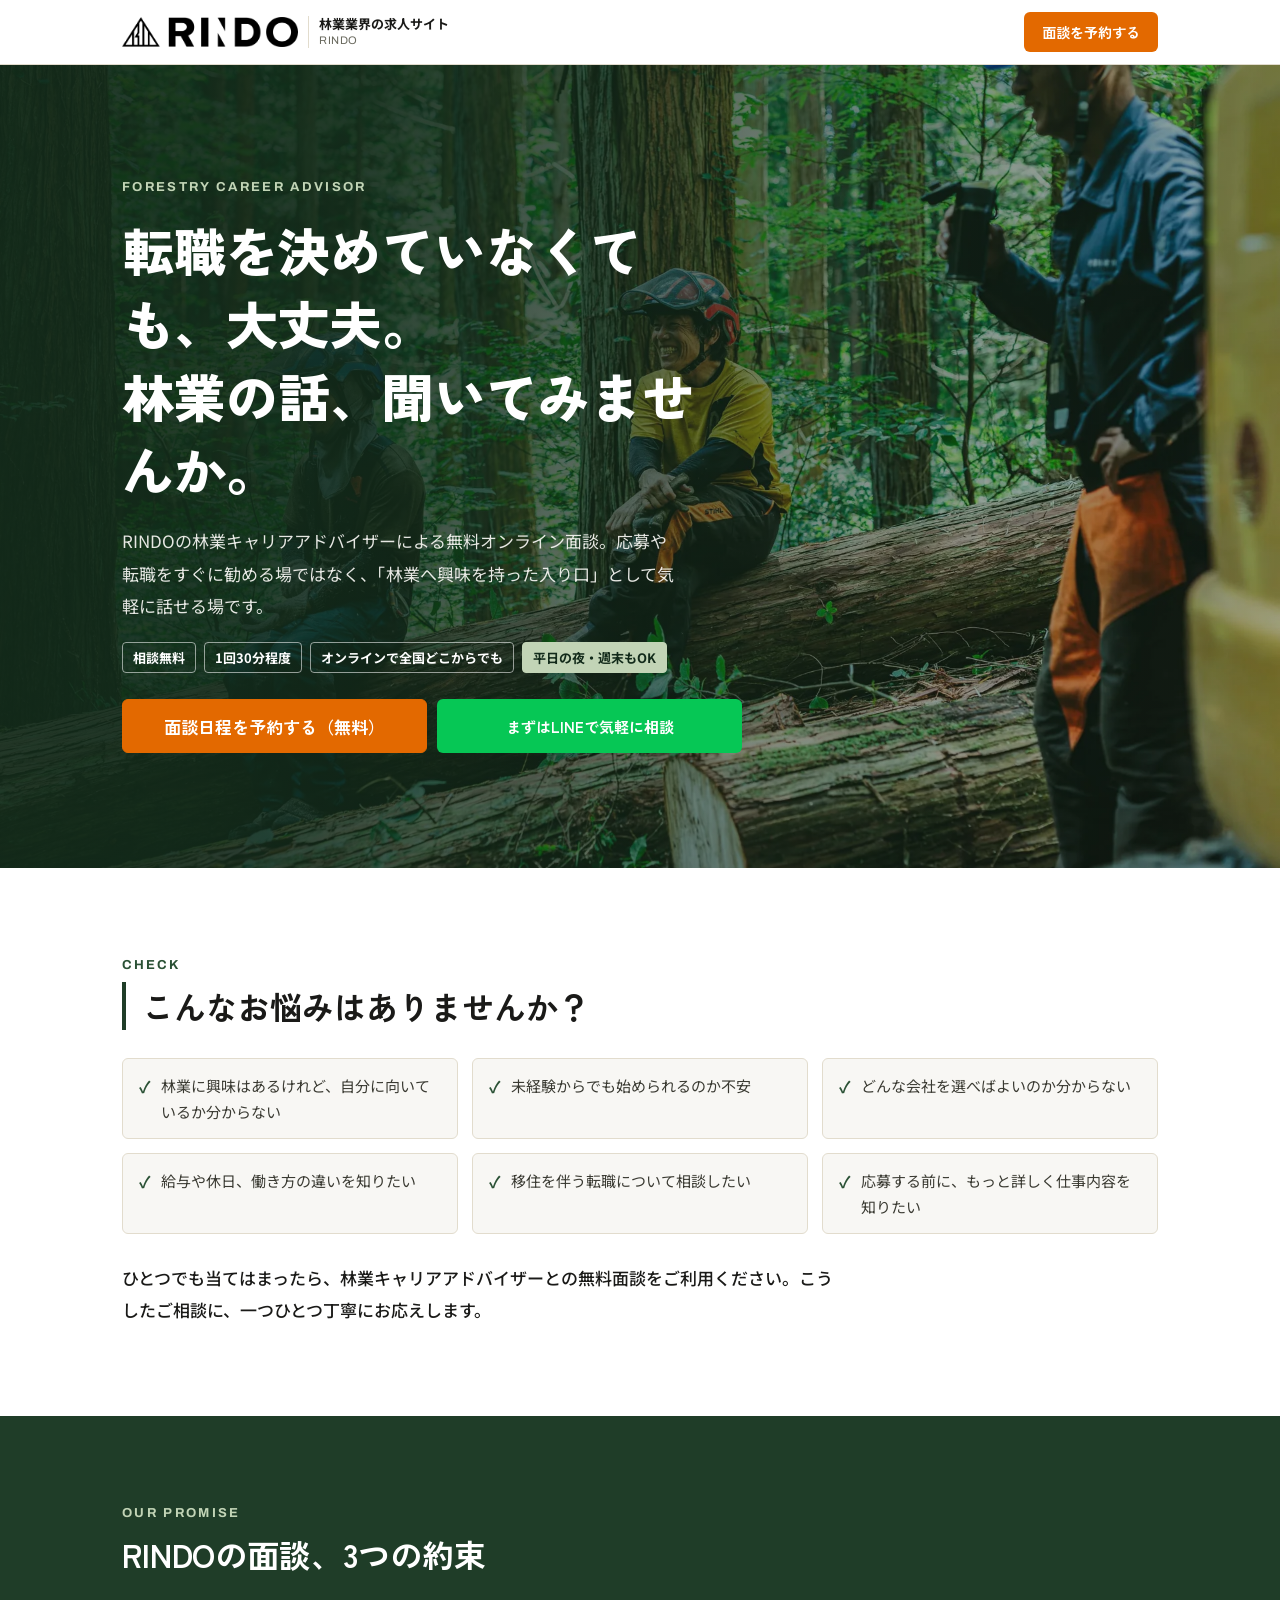
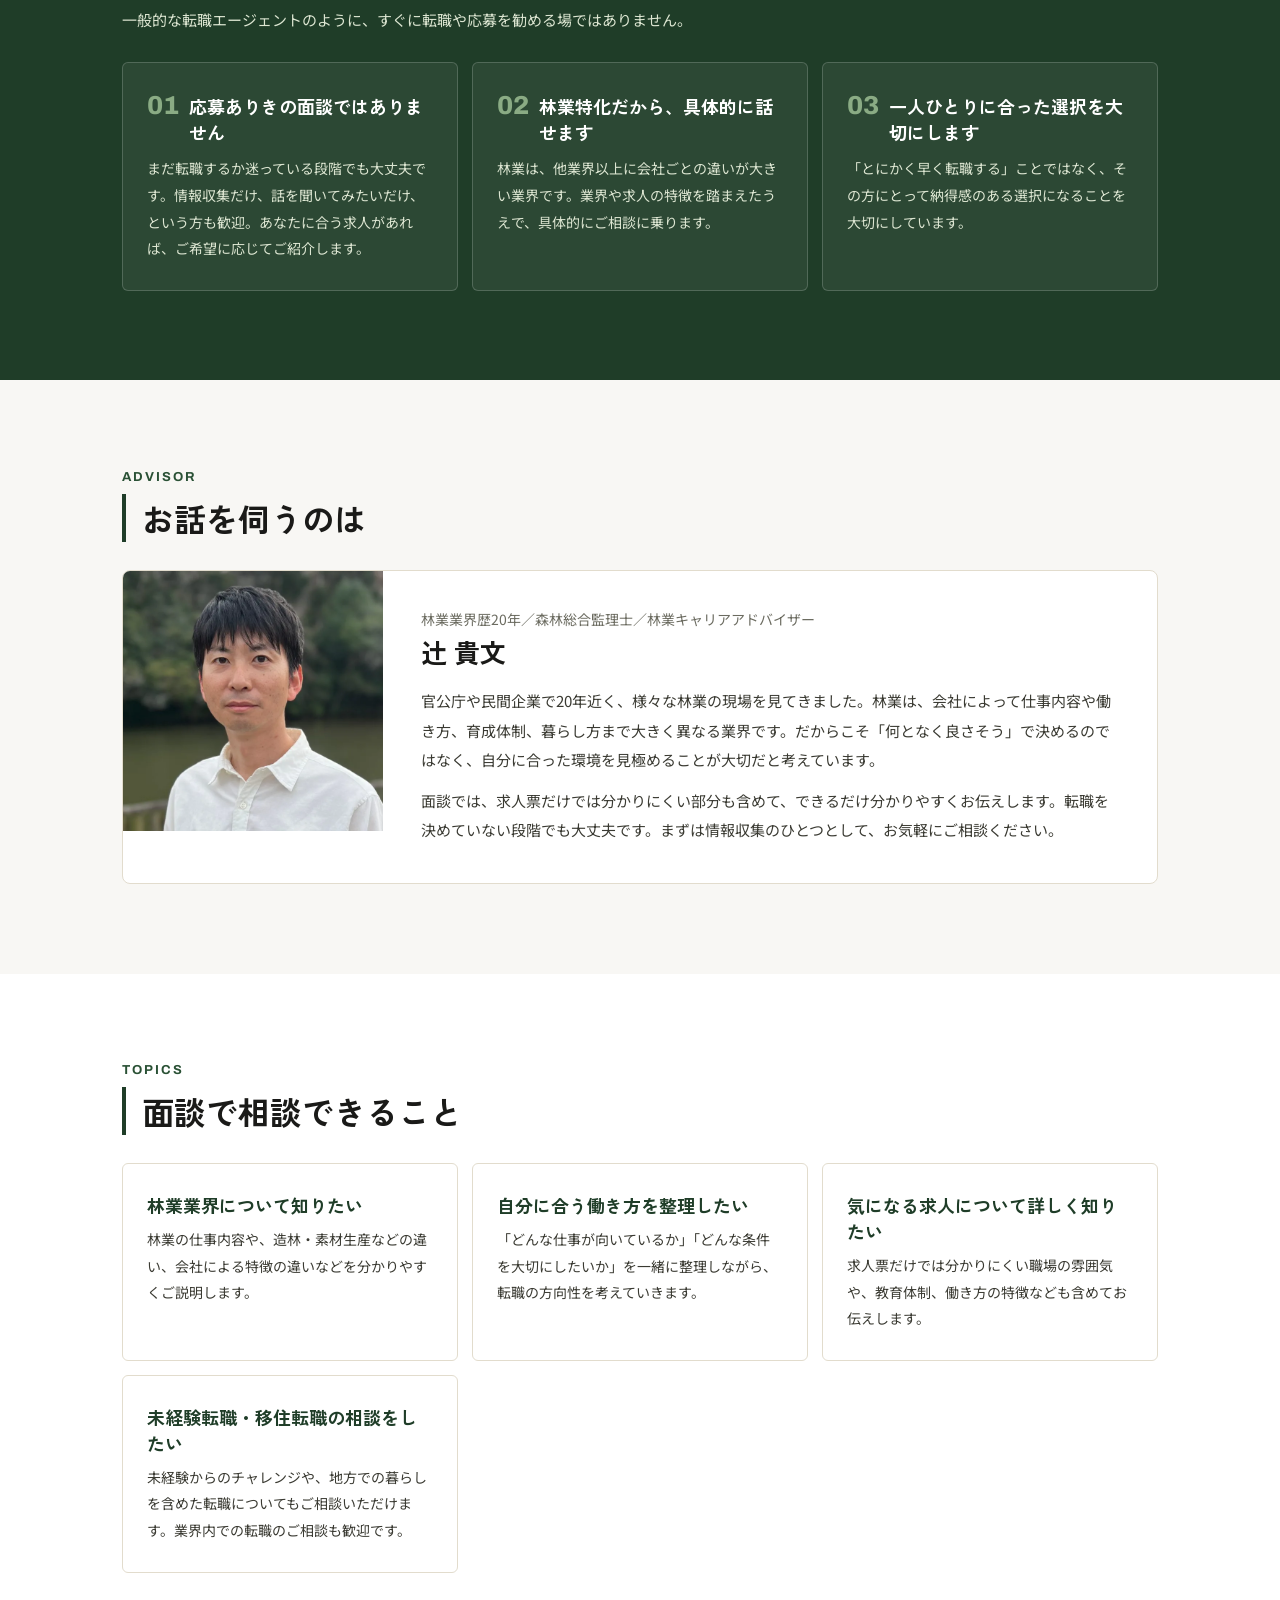
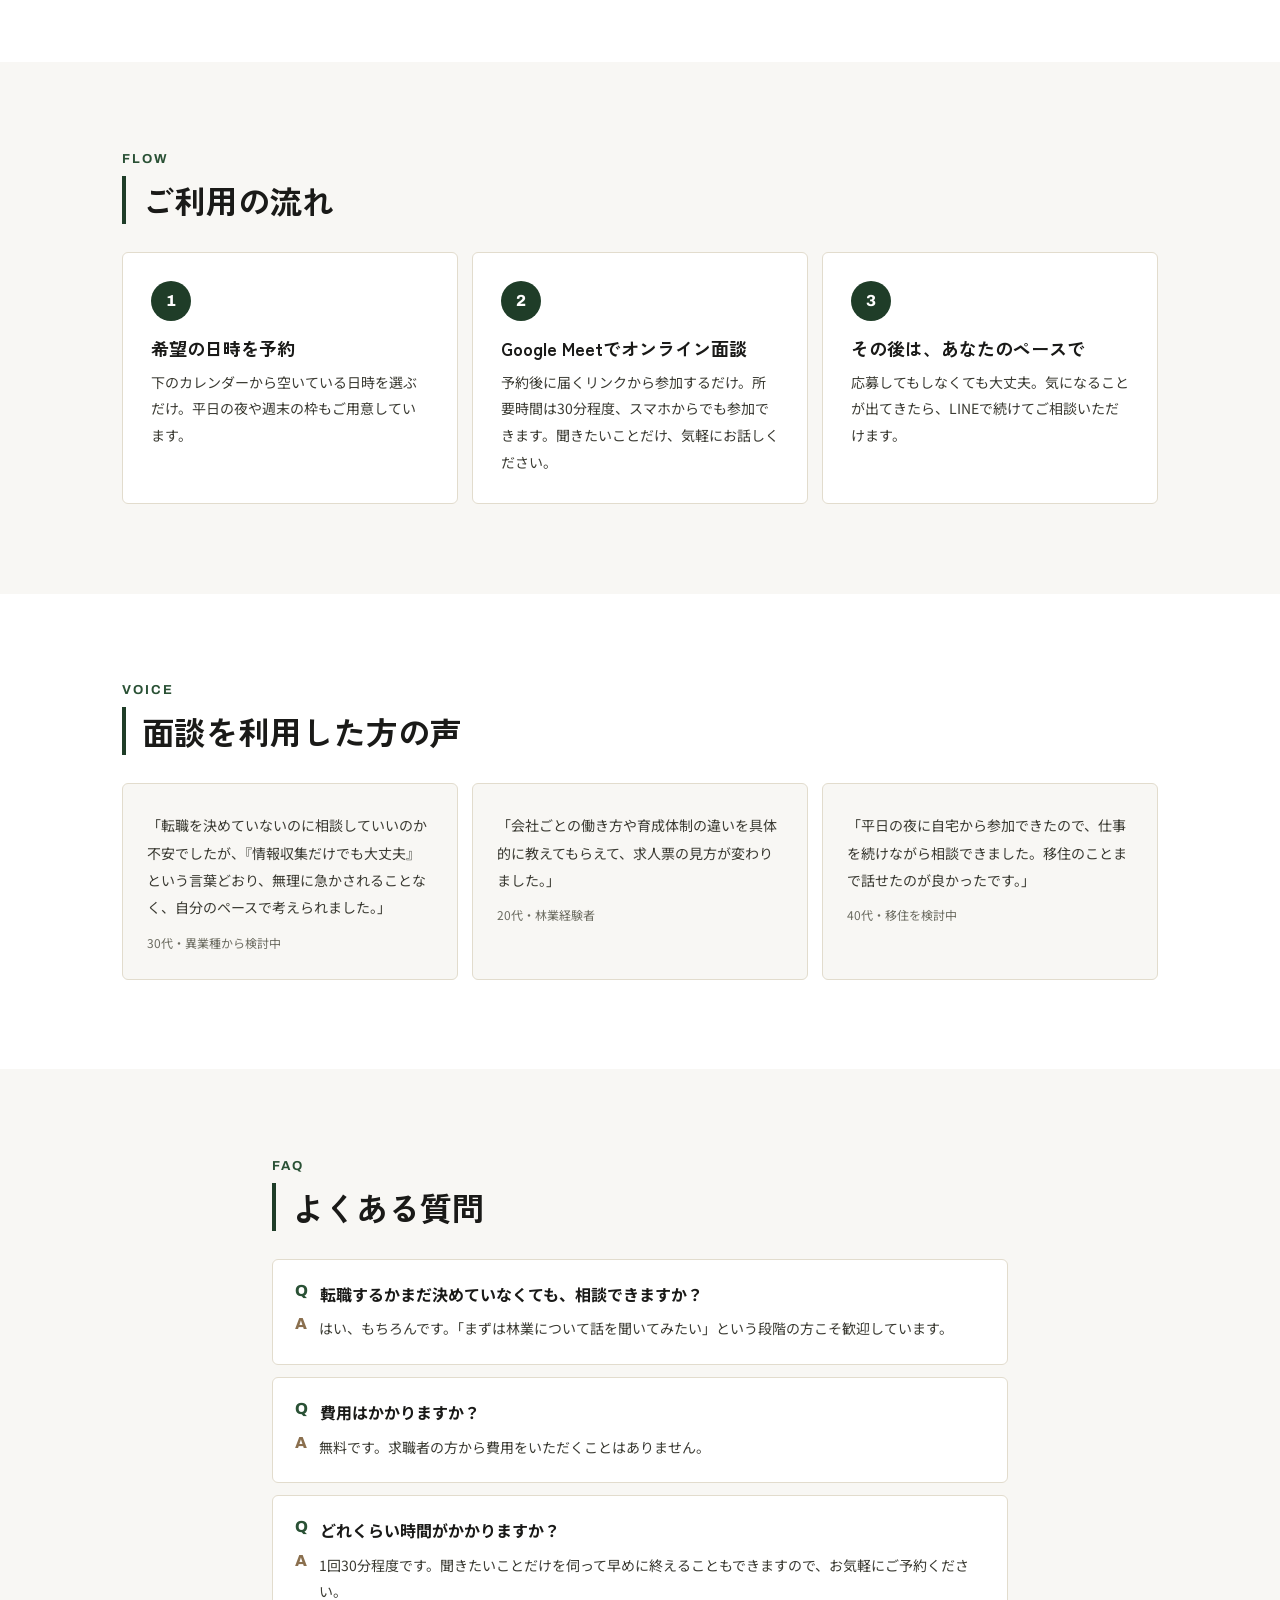
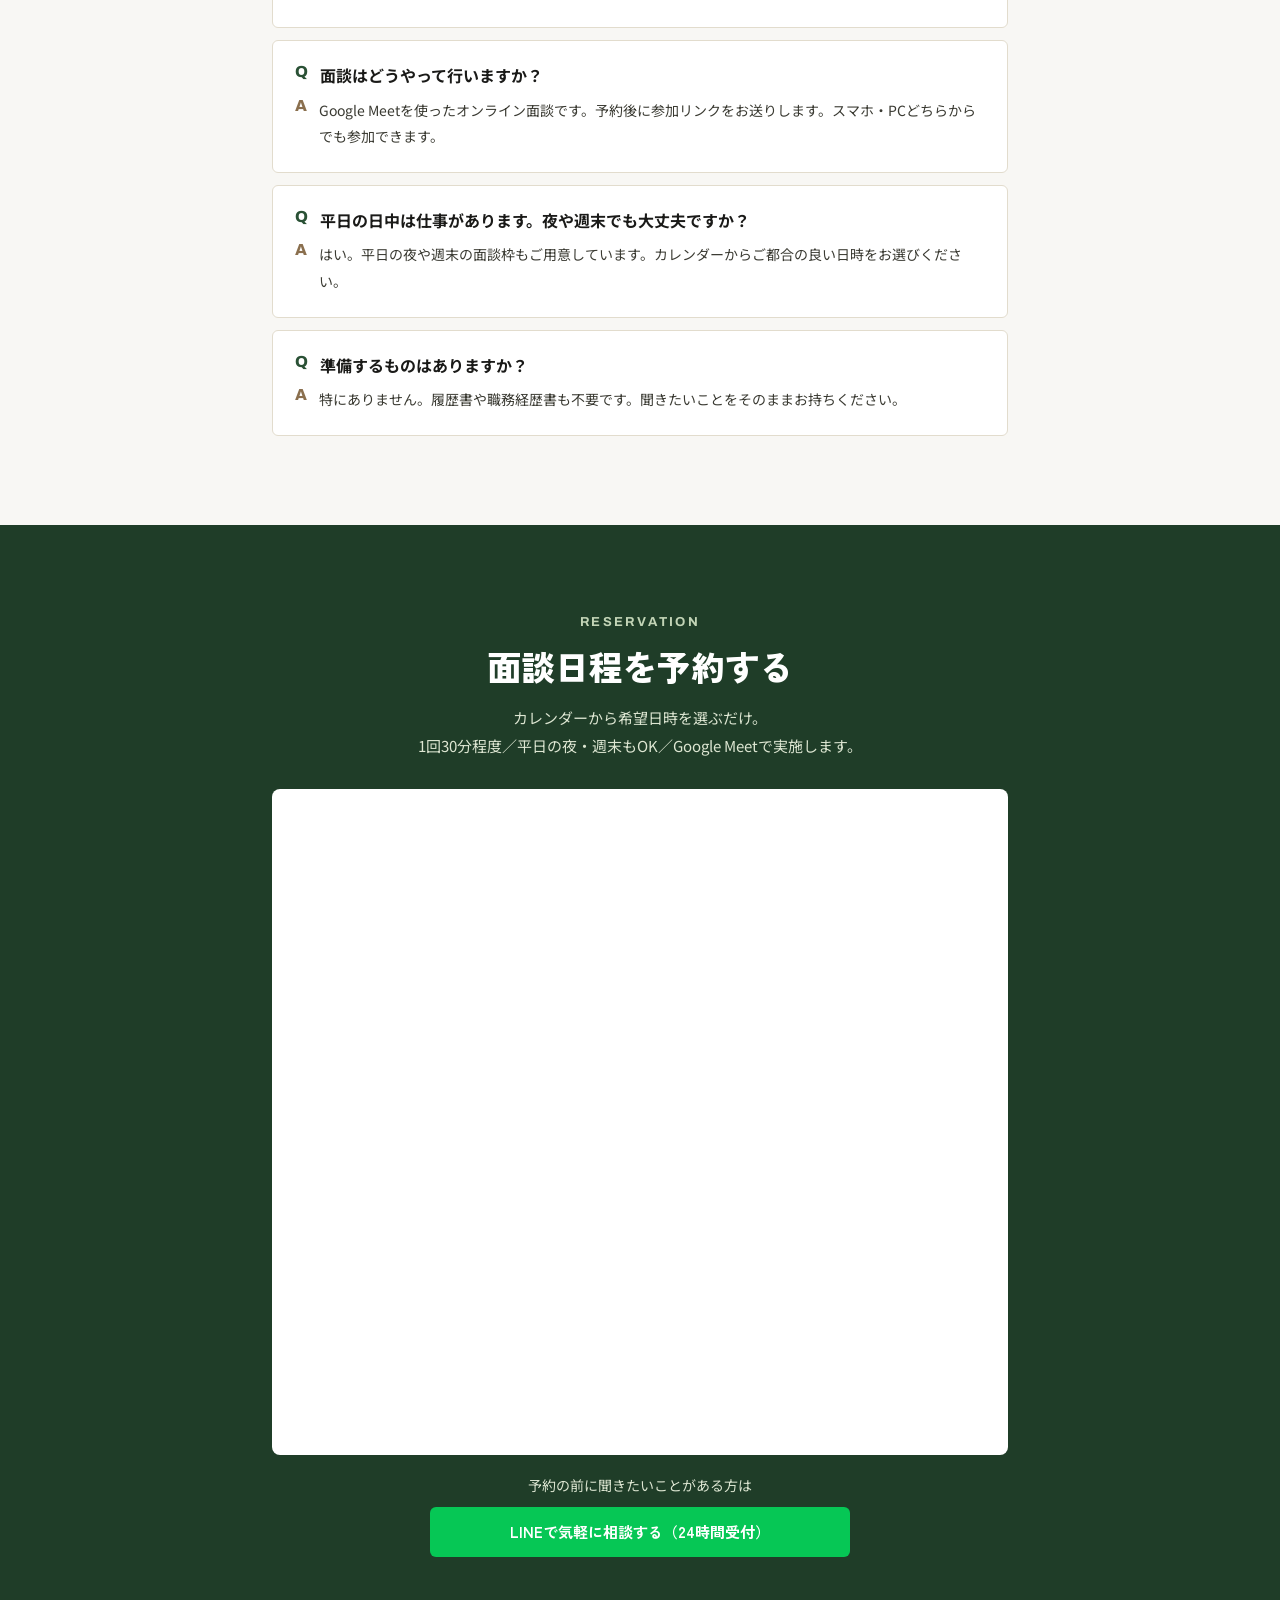
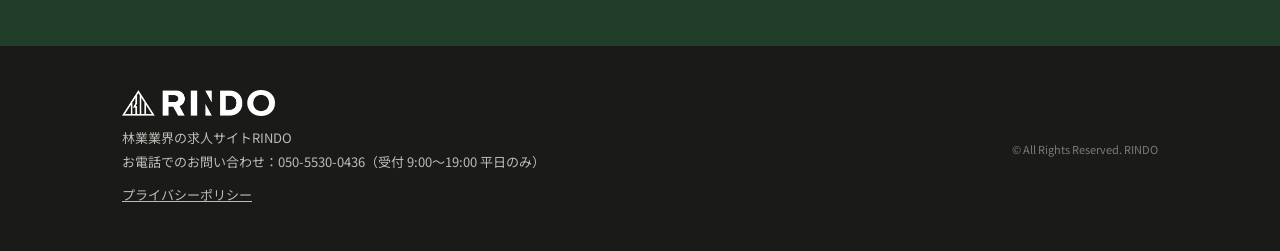
<file: index.html>
<!DOCTYPE html>
<html lang="ja">
<head>
<meta charset="utf-8">
<meta name="viewport" content="width=device-width, initial-scale=1">
<title>林業キャリア無料相談 | RINDO（林業専門求人サイト）</title>
<meta name="description" content="林業業界歴20年の専門アドバイザーによる無料オンライン面談。未経験・経験者どちらも歓迎。相談無料／1回30分／Google Meet／平日夜・週末もOK。">
<meta property="og:type" content="website">
<meta property="og:url" content="https://career.rinroad.com/">
<meta property="og:title" content="林業キャリア無料相談 | RINDO（林業専門求人サイト）">
<meta property="og:description" content="林業業界歴20年の専門アドバイザーによる無料オンライン面談。未経験・経験者どちらも歓迎。相談無料／1回30分／Google Meet／平日夜・週末もOK。">
<meta property="og:image" content="https://career.rinroad.com/assets/ogp.jpg">
<meta property="og:locale" content="ja_JP">
<meta name="twitter:card" content="summary_large_image">
<meta name="twitter:title" content="林業キャリア無料相談 | RINDO（林業専門求人サイト）">
<meta name="twitter:description" content="林業業界歴20年の専門アドバイザーによる無料オンライン面談。未経験・経験者どちらも歓迎。相談無料／1回30分／Google Meet／平日夜・週末もOK。">
<meta name="twitter:image" content="https://career.rinroad.com/assets/ogp.jpg">
<link rel="icon" type="image/png" href="assets/favicon.png">
<link rel="apple-touch-icon" href="assets/apple-touch-icon.png">
<link rel="preconnect" href="https://fonts.googleapis.com">
<link rel="preconnect" href="https://fonts.gstatic.com" crossorigin>
<!-- Google Tag Manager -->
<script>(function(w,d,s,l,i){w[l]=w[l]||[];w[l].push({'gtm.start':
new Date().getTime(),event:'gtm.js'});var f=d.getElementsByTagName(s)[0],
j=d.createElement(s),dl=l!='dataLayer'?'&l='+l:'';j.async=true;j.src=
'https://www.googletagmanager.com/gtm.js?id='+i+dl;f.parentNode.insertBefore(j,f);
})(window,document,'script','dataLayer','GTM-KDM4RJ4P');</script>
<!-- End Google Tag Manager -->
<link rel="stylesheet" href="style.css">
</head>
<body>

<!-- Google Tag Manager (noscript) -->
<noscript><iframe src="https://www.googletagmanager.com/ns.html?id=GTM-KDM4RJ4P"
height="0" width="0" style="display:none;visibility:hidden"></iframe></noscript>
<!-- End Google Tag Manager (noscript) -->

<!-- ヘッダー -->
<header class="header">
  <div class="header-inner">
    <div class="header-brand">
      <a class="brand-link" href="https://rinroad.com/" data-nav="header-logo">
        <img class="logo" src="assets/logo-black.webp" alt="RINDO 林業業界の求人サイト" width="900" height="153">
      </a>
      <div class="header-tagline">
        <span class="header-tagline-main">林業業界の求人サイト</span>
        <span class="header-tagline-sub">RINDO</span>
      </div>
    </div>
    <a class="btn-header" href="#reserve">面談を予約する</a>
  </div>
</header>

<!-- ヒーロー -->
<section class="hero">
  <img class="hero-img" src="assets/forest-4.webp" alt="森の中で談笑する林業の作業者たち" width="1920" height="1280" fetchpriority="high">
  <div class="hero-scrim"></div>
  <div class="hero-inner">
    <div class="hero-col">
      <div class="hero-eyebrow">FORESTRY CAREER ADVISOR</div>
      <h1 class="hero-h1">転職を決めていなくても、大丈夫。<br>林業の話、聞いてみませんか。</h1>
      <p class="hero-lead">RINDOの林業キャリアアドバイザーによる無料オンライン面談。応募や転職をすぐに勧める場ではなく、「林業へ興味を持った入り口」として気軽に話せる場です。</p>
      <div class="chips">
        <span class="chip">相談無料</span>
        <span class="chip">1回30分程度</span>
        <span class="chip">オンラインで全国どこからでも</span>
        <span class="chip chip-solid">平日の夜・週末もOK</span>
      </div>
      <div class="hero-cta">
        <a class="btn btn-primary" href="#reserve">面談日程を予約する（無料）</a>
        <a class="btn btn-line" href="https://lin.ee/My8T9kC">まずはLINEで気軽に相談</a>
      </div>
    </div>
  </div>
</section>

<!-- 悩みチェック -->
<section>
  <div class="wrap">
    <div class="eyebrow">CHECK</div>
    <h2 class="h2">こんなお悩みはありませんか？</h2>
    <div class="grid grid-2">
      <div class="check"><span>✓</span><span>林業に興味はあるけれど、自分に向いているか分からない</span></div>
      <div class="check"><span>✓</span><span>未経験からでも始められるのか不安</span></div>
      <div class="check"><span>✓</span><span>どんな会社を選べばよいのか分からない</span></div>
      <div class="check"><span>✓</span><span>給与や休日、働き方の違いを知りたい</span></div>
      <div class="check"><span>✓</span><span>移住を伴う転職について相談したい</span></div>
      <div class="check"><span>✓</span><span>応募する前に、もっと詳しく仕事内容を知りたい</span></div>
    </div>
    <p class="lead-note">ひとつでも当てはまったら、林業キャリアアドバイザーとの無料面談をご利用ください。こうしたご相談に、一つひとつ丁寧にお応えします。</p>
  </div>
</section>

<!-- 3つの約束 -->
<section class="sec-brand">
  <div class="wrap">
    <div class="eyebrow on-brand">OUR PROMISE</div>
    <h2 class="h2 on-brand">RINDOの面談、3つの約束</h2>
    <p class="promise-lead">一般的な転職エージェントのように、すぐに転職や応募を勧める場ではありません。</p>
    <div class="grid grid-3">
      <div class="promise">
        <div class="promise-head"><span class="promise-num">01</span><h3>応募ありきの面談ではありません</h3></div>
        <p>まだ転職するか迷っている段階でも大丈夫です。情報収集だけ、話を聞いてみたいだけ、という方も歓迎。あなたに合う求人があれば、ご希望に応じてご紹介します。</p>
      </div>
      <div class="promise">
        <div class="promise-head"><span class="promise-num">02</span><h3>林業特化だから、具体的に話せます</h3></div>
        <p>林業は、他業界以上に会社ごとの違いが大きい業界です。業界や求人の特徴を踏まえたうえで、具体的にご相談に乗ります。</p>
      </div>
      <div class="promise">
        <div class="promise-head"><span class="promise-num">03</span><h3>一人ひとりに合った選択を大切にします</h3></div>
        <p>「とにかく早く転職する」ことではなく、その方にとって納得感のある選択になることを大切にしています。</p>
      </div>
    </div>
  </div>
</section>

<!-- アドバイザー紹介 -->
<section class="sec-alt">
  <div class="wrap">
    <div class="eyebrow">ADVISOR</div>
    <h2 class="h2">お話を伺うのは</h2>
    <div class="advisor">
      <img class="advisor-img" src="assets/advisor-tsuji.webp" alt="林業キャリアアドバイザー 辻貴文" width="720" height="720" loading="lazy">
      <div class="advisor-body">
        <div class="advisor-role">林業業界歴20年／森林総合監理士／林業キャリアアドバイザー</div>
        <div class="advisor-name">辻 貴文</div>
        <p>官公庁や民間企業で20年近く、様々な林業の現場を見てきました。林業は、会社によって仕事内容や働き方、育成体制、暮らし方まで大きく異なる業界です。だからこそ「何となく良さそう」で決めるのではなく、自分に合った環境を見極めることが大切だと考えています。</p>
        <p>面談では、求人票だけでは分かりにくい部分も含めて、できるだけ分かりやすくお伝えします。転職を決めていない段階でも大丈夫です。まずは情報収集のひとつとして、お気軽にご相談ください。</p>
      </div>
    </div>
  </div>
</section>

<!-- 相談できること -->
<section>
  <div class="wrap">
    <div class="eyebrow">TOPICS</div>
    <h2 class="h2">面談で相談できること</h2>
    <div class="grid grid-3">
      <div class="topic"><h3>林業業界について知りたい</h3><p>林業の仕事内容や、造林・素材生産などの違い、会社による特徴の違いなどを分かりやすくご説明します。</p></div>
      <div class="topic"><h3>自分に合う働き方を整理したい</h3><p>「どんな仕事が向いているか」「どんな条件を大切にしたいか」を一緒に整理しながら、転職の方向性を考えていきます。</p></div>
      <div class="topic"><h3>気になる求人について詳しく知りたい</h3><p>求人票だけでは分かりにくい職場の雰囲気や、教育体制、働き方の特徴なども含めてお伝えします。</p></div>
      <div class="topic"><h3>未経験転職・移住転職の相談をしたい</h3><p>未経験からのチャレンジや、地方での暮らしを含めた転職についてもご相談いただけます。業界内での転職のご相談も歓迎です。</p></div>
    </div>
  </div>
</section>

<!-- 流れ -->
<section class="sec-alt">
  <div class="wrap">
    <div class="eyebrow">FLOW</div>
    <h2 class="h2">ご利用の流れ</h2>
    <div class="grid grid-flow">
      <div class="step"><div class="step-num">1</div><h3>希望の日時を予約</h3><p>下のカレンダーから空いている日時を選ぶだけ。平日の夜や週末の枠もご用意しています。</p></div>
      <div class="step"><div class="step-num">2</div><h3>Google Meetでオンライン面談</h3><p>予約後に届くリンクから参加するだけ。所要時間は30分程度、スマホからでも参加できます。聞きたいことだけ、気軽にお話しください。</p></div>
      <div class="step"><div class="step-num">3</div><h3>その後は、あなたのペースで</h3><p>応募してもしなくても大丈夫。気になることが出てきたら、LINEで続けてご相談いただけます。</p></div>
    </div>
  </div>
</section>

<!-- 利用者の声 -->
<section>
  <div class="wrap">
    <div class="eyebrow">VOICE</div>
    <h2 class="h2">面談を利用した方の声</h2>
    <div class="grid grid-2">
      <div class="voice"><p>「転職を決めていないのに相談していいのか不安でしたが、『情報収集だけでも大丈夫』という言葉どおり、無理に急かされることなく、自分のペースで考えられました。」</p><div class="who">30代・異業種から検討中</div></div>
      <div class="voice"><p>「会社ごとの働き方や育成体制の違いを具体的に教えてもらえて、求人票の見方が変わりました。」</p><div class="who">20代・林業経験者</div></div>
      <div class="voice"><p>「平日の夜に自宅から参加できたので、仕事を続けながら相談できました。移住のことまで話せたのが良かったです。」</p><div class="who">40代・移住を検討中</div></div>
    </div>
  </div>
</section>

<!-- FAQ -->
<section class="sec-alt">
  <div class="wrap wrap-narrow">
    <div class="eyebrow">FAQ</div>
    <h2 class="h2">よくある質問</h2>
    <div class="faq-list">
      <div class="faq">
        <div class="faq-q"><b>Q</b><span>転職するかまだ決めていなくても、相談できますか？</span></div>
        <div class="faq-a"><b>A</b><span>はい、もちろんです。「まずは林業について話を聞いてみたい」という段階の方こそ歓迎しています。</span></div>
      </div>
      <div class="faq">
        <div class="faq-q"><b>Q</b><span>費用はかかりますか？</span></div>
        <div class="faq-a"><b>A</b><span>無料です。求職者の方から費用をいただくことはありません。</span></div>
      </div>
      <div class="faq">
        <div class="faq-q"><b>Q</b><span>どれくらい時間がかかりますか？</span></div>
        <div class="faq-a"><b>A</b><span>1回30分程度です。聞きたいことだけを伺って早めに終えることもできますので、お気軽にご予約ください。</span></div>
      </div>
      <div class="faq">
        <div class="faq-q"><b>Q</b><span>面談はどうやって行いますか？</span></div>
        <div class="faq-a"><b>A</b><span>Google Meetを使ったオンライン面談です。予約後に参加リンクをお送りします。スマホ・PCどちらからでも参加できます。</span></div>
      </div>
      <div class="faq">
        <div class="faq-q"><b>Q</b><span>平日の日中は仕事があります。夜や週末でも大丈夫ですか？</span></div>
        <div class="faq-a"><b>A</b><span>はい。平日の夜や週末の面談枠もご用意しています。カレンダーからご都合の良い日時をお選びください。</span></div>
      </div>
      <div class="faq">
        <div class="faq-q"><b>Q</b><span>準備するものはありますか？</span></div>
        <div class="faq-a"><b>A</b><span>特にありません。履歴書や職務経歴書も不要です。聞きたいことをそのままお持ちください。</span></div>
      </div>
    </div>
  </div>
</section>

<!-- 予約 -->
<section id="reserve" class="sec-brand">
  <div class="wrap wrap-narrow">
    <div class="reserve-head">
      <div class="eyebrow on-brand">RESERVATION</div>
      <h2>面談日程を予約する</h2>
      <p>カレンダーから希望日時を選ぶだけ。<br>1回30分程度／平日の夜・週末もOK／Google Meetで実施します。</p>
    </div>
    <div class="spir-card">
      <!-- Spir widget begin -->
      <div class="spir-widget" data-url="https://app.spirinc.com/external/teams/qMlqo3yFt7RLzSGSDOJB6/availability-sharings/6TDEutEHs5eWvNPvBN_gr/confirm"></div>
      <!-- Spir widget end -->
    </div>
    <div class="reserve-foot">
      <p>予約の前に聞きたいことがある方は</p>
      <a class="btn btn-line" href="https://lin.ee/My8T9kC">LINEで気軽に相談する（24時間受付）</a>
    </div>
  </div>
</section>

<!-- フッター -->
<footer class="footer">
  <div class="footer-inner">
    <div>
      <a class="brand-link" href="https://rinroad.com/" data-nav="footer-logo">
        <img class="logo" src="assets/logo-white.webp" alt="RINDO" width="600" height="102" loading="lazy">
      </a>
      <p>林業業界の求人サイトRINDO<br>お電話でのお問い合わせ：050-5530-0436（受付 9:00〜19:00 平日のみ）</p>
      <p class="footer-links"><a href="https://rinroad.com/policy/">プライバシーポリシー</a></p>
    </div>
    <div class="copy">© All Rights Reserved. RINDO</div>
  </div>
</footer>

<!-- 追従CTA（スマホ用。ヒーローを過ぎたら表示し、予約セクション表示中は隠す） -->
<div class="sticky-cta" id="stickyCta">
  <div class="sticky-cta-inner">
    <a class="btn btn-primary" href="#reserve">面談を予約する（無料）</a>
    <a class="btn btn-line" href="https://lin.ee/My8T9kC">LINEで相談</a>
  </div>
</div>

<!-- Spir 予約ウィジェット（外部スクリプト・非同期読み込み） -->
<script type="text/javascript" src="https://app.spirinc.com/js/external/iframe.js" async></script>

<script>
(function () {
  var bar = document.getElementById('stickyCta');
  var hero = document.querySelector('.hero');
  var reserve = document.getElementById('reserve');
  if (!bar || !hero || !reserve || !('IntersectionObserver' in window)) return;

  var pastHero = false, atReserve = false;
  function update() { bar.classList.toggle('is-visible', pastHero && !atReserve); }

  new IntersectionObserver(function (e) {
    pastHero = !e[0].isIntersecting; update();
  }, { threshold: 0 }).observe(hero);

  new IntersectionObserver(function (e) {
    atReserve = e[0].isIntersecting; update();
  }, { threshold: 0 }).observe(reserve);
})();
</script>
</body>
</html>
</file>
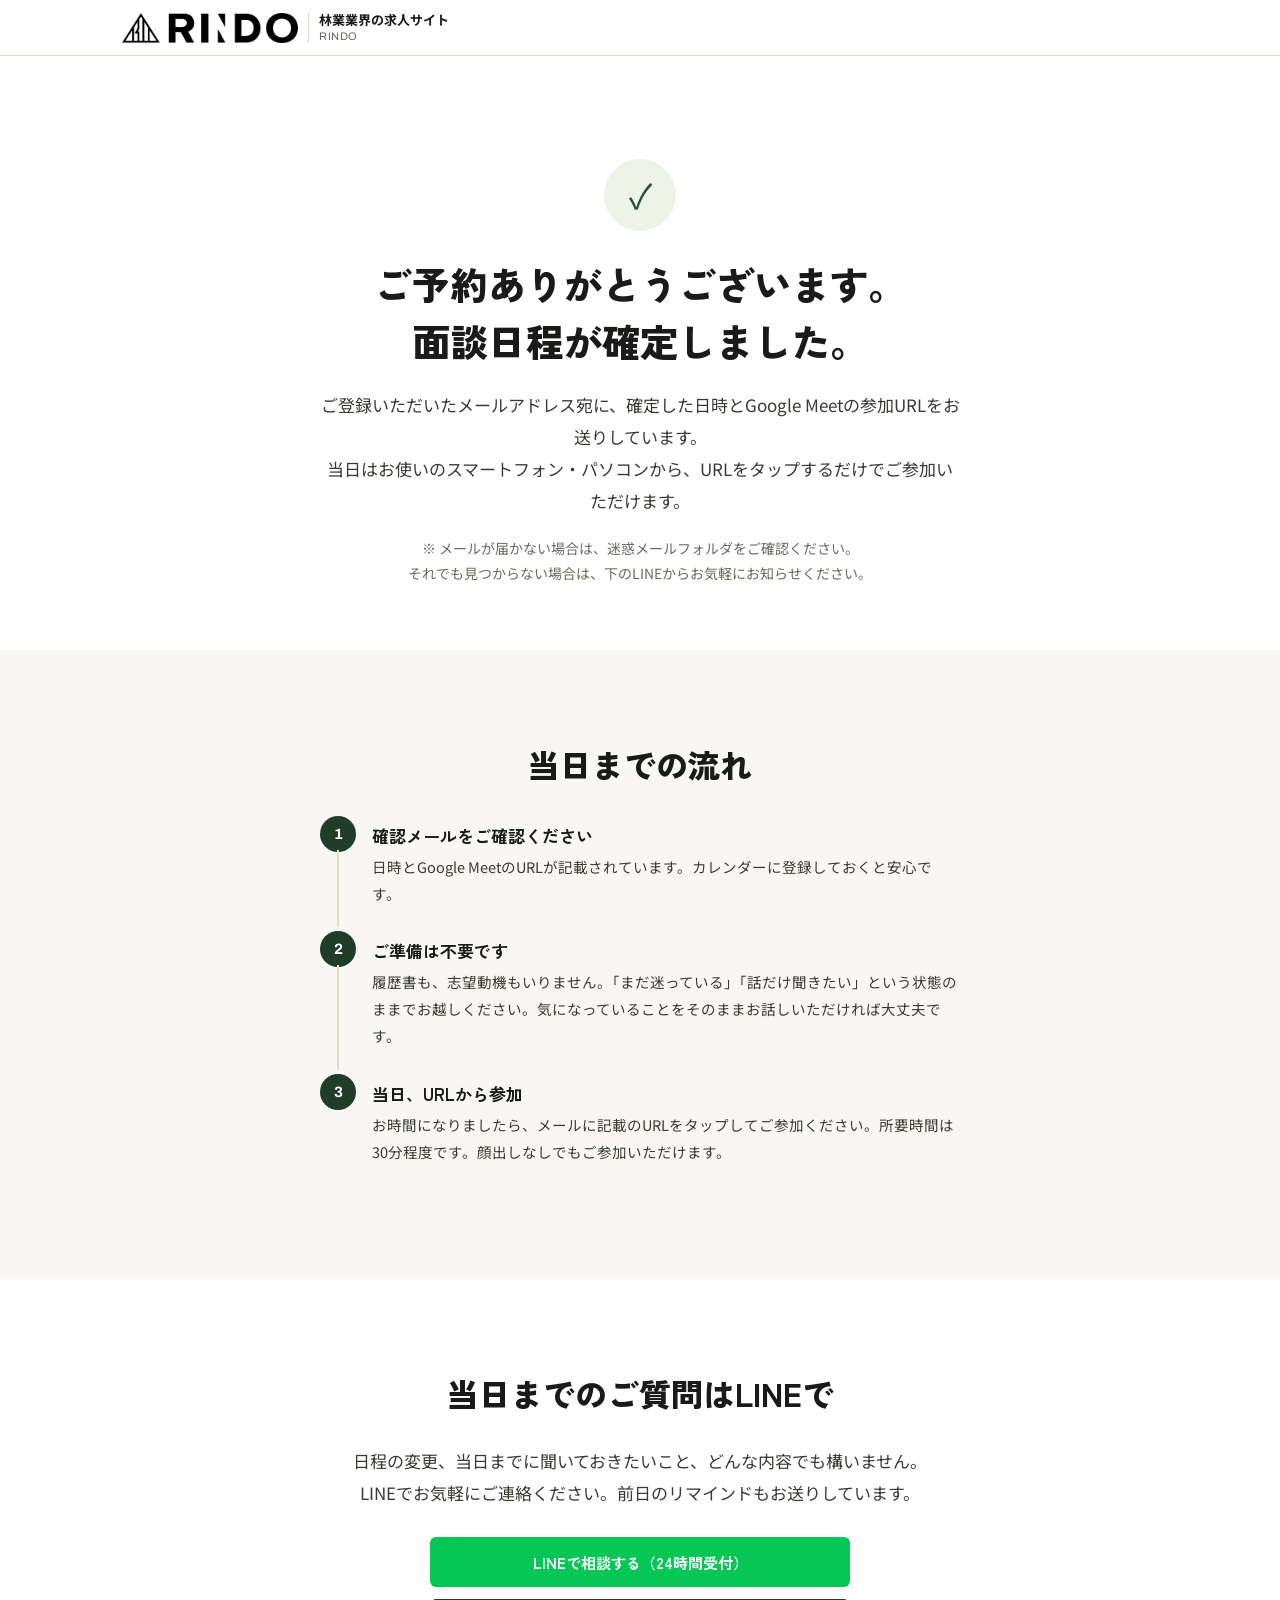
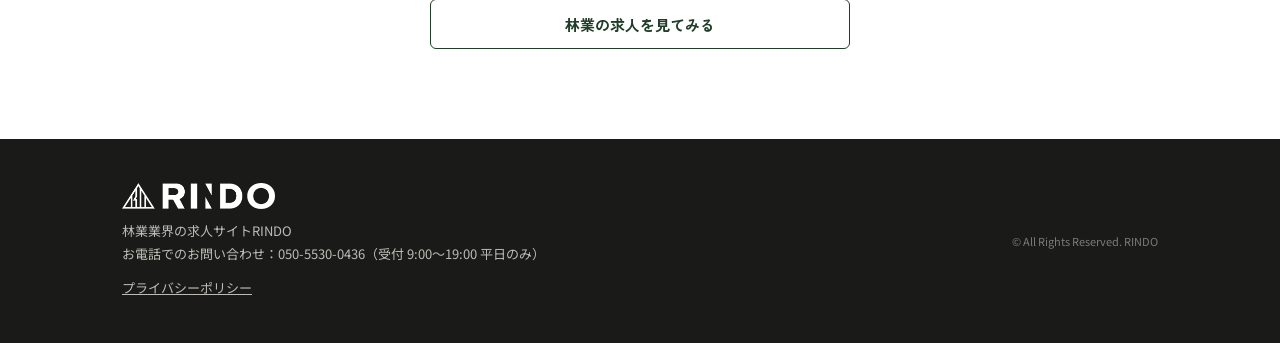
<file: thanks/index.html>
<!DOCTYPE html>
<html lang="ja">
<head>
<meta charset="utf-8">
<meta name="viewport" content="width=device-width, initial-scale=1">
<title>ご予約ありがとうございます | 林業キャリア無料相談 RINDO</title>
<meta name="description" content="面談のご予約が完了しました。当日までの流れをご案内します。">
<!-- 検索結果に表示させない（予約完了者のみが到達するページのため） -->
<meta name="robots" content="noindex, nofollow">
<link rel="icon" type="image/png" href="../assets/favicon.png">
<link rel="apple-touch-icon" href="../assets/apple-touch-icon.png">
<link rel="preconnect" href="https://fonts.googleapis.com">
<link rel="preconnect" href="https://fonts.gstatic.com" crossorigin>

<!-- 予約ウィジェット（iframe）の中で開かれた場合、親ウィンドウごとこのページへ遷移させる -->
<script>
  if (window.top !== window.self) {
    try { window.top.location.href = window.location.href; } catch (e) {}
  }
</script>

<!-- Google Tag Manager -->
<script>(function(w,d,s,l,i){w[l]=w[l]||[];w[l].push({'gtm.start':
new Date().getTime(),event:'gtm.js'});var f=d.getElementsByTagName(s)[0],
j=d.createElement(s),dl=l!='dataLayer'?'&l='+l:'';j.async=true;j.src=
'https://www.googletagmanager.com/gtm.js?id='+i+dl;f.parentNode.insertBefore(j,f);
})(window,document,'script','dataLayer','GTM-KDM4RJ4P');</script>
<!-- End Google Tag Manager -->
<link rel="stylesheet" href="../style.css">
</head>
<body>

<!-- Google Tag Manager (noscript) -->
<noscript><iframe src="https://www.googletagmanager.com/ns.html?id=GTM-KDM4RJ4P"
height="0" width="0" style="display:none;visibility:hidden"></iframe></noscript>
<!-- End Google Tag Manager (noscript) -->

<!-- ヘッダー -->
<header class="header">
  <div class="header-inner">
    <div class="header-brand">
      <a class="brand-link" href="https://rinroad.com/" data-nav="header-logo">
        <img class="logo" src="../assets/logo-black.webp" alt="RINDO 林業業界の求人サイト" width="900" height="153">
      </a>
      <div class="header-tagline">
        <span class="header-tagline-main">林業業界の求人サイト</span>
        <span class="header-tagline-sub">RINDO</span>
      </div>
    </div>
  </div>
</header>

<!-- 完了メッセージ -->
<section class="thanks">
  <div class="thanks-badge" aria-hidden="true">✓</div>
  <h1 class="thanks-h1">ご予約ありがとうございます。<br>面談日程が確定しました。</h1>
  <p class="thanks-lead">
    ご登録いただいたメールアドレス宛に、確定した日時とGoogle Meetの参加URLをお送りしています。<br>
    当日はお使いのスマートフォン・パソコンから、URLをタップするだけでご参加いただけます。
  </p>
  <p class="thanks-note">
    ※ メールが届かない場合は、迷惑メールフォルダをご確認ください。<br>
    それでも見つからない場合は、下のLINEからお気軽にお知らせください。
  </p>
</section>

<!-- 当日までの流れ -->
<section class="sec-alt">
  <div class="wrap wrap-narrow">
    <h2 class="h2 center">当日までの流れ</h2>
    <ol class="steps">
      <li>
        <h3>確認メールをご確認ください</h3>
        <p>日時とGoogle MeetのURLが記載されています。カレンダーに登録しておくと安心です。</p>
      </li>
      <li>
        <h3>ご準備は不要です</h3>
        <p>履歴書も、志望動機もいりません。「まだ迷っている」「話だけ聞きたい」という状態のままでお越しください。気になっていることをそのままお話しいただければ大丈夫です。</p>
      </li>
      <li>
        <h3>当日、URLから参加</h3>
        <p>お時間になりましたら、メールに記載のURLをタップしてご参加ください。所要時間は30分程度です。顔出しなしでもご参加いただけます。</p>
      </li>
    </ol>
  </div>
</section>

<!-- LINE導線 -->
<section>
  <div class="wrap wrap-narrow" style="text-align:center;">
    <h2 class="h2 center">当日までのご質問はLINEで</h2>
    <p class="thanks-lead" style="margin-bottom:28px;">
      日程の変更、当日までに聞いておきたいこと、どんな内容でも構いません。<br>
      LINEでお気軽にご連絡ください。前日のリマインドもお送りしています。
    </p>
    <div class="thanks-cta">
      <a class="btn btn-line" href="https://lin.ee/My8T9kC" data-nav="thanks-line">LINEで相談する（24時間受付）</a>
      <a class="btn btn-outline" href="https://rinroad.com/" data-nav="thanks-jobs">林業の求人を見てみる</a>
    </div>
  </div>
</section>

<!-- フッター -->
<footer class="footer">
  <div class="footer-inner">
    <div>
      <a class="brand-link" href="https://rinroad.com/" data-nav="footer-logo">
        <img class="logo" src="../assets/logo-white.webp" alt="RINDO" width="600" height="102" loading="lazy">
      </a>
      <p>林業業界の求人サイトRINDO<br>お電話でのお問い合わせ：050-5530-0436（受付 9:00〜19:00 平日のみ）</p>
      <p class="footer-links"><a href="https://rinroad.com/policy/">プライバシーポリシー</a></p>
    </div>
    <div class="copy">© All Rights Reserved. RINDO</div>
  </div>
</footer>

</body>
</html>
</file>
<file: style.css>
/* ==========================================================================
   RINDO 林業キャリア無料相談 LP — style.css
   RINDO Design System トークン抜粋 + LP用ユーティリティ
   ========================================================================== */

/* ---- Google Fonts（必要ウェイトのみ・display=swapで表示ブロッキング回避） ---- */
@import url('https://fonts.googleapis.com/css2?family=Archivo:wght@700;800&family=Noto+Sans+JP:wght@400;500;700&family=Zen+Kaku+Gothic+New:wght@700;900&display=swap');

/* ---- デザインシステム・トークン（このLPで使う変数のみ抜粋） ---- */
:root {
  --ink-900: #1a1a18;
  --ink-700: #3a3a32;
  --ink-500: #6b6b60;
  --ink-400: #8d8d80;
  --paper-0: #ffffff;
  --paper-50: #f8f7f4;
  --paper-200: #e2dccd;
  --forest-900: #122a1a;
  --forest-800: #173420;
  --forest-700: #1f3d28;
  --forest-600: #2a5135;
  --forest-500: #366b43;
  --forest-300: #8aab84;
  --forest-200: #c2d4b6;
  --forest-100: #dde6d2;
  --forest-50: #eef3e7;
  --bark-500: #8a6f4e;
  --line-green: #06c755;
  --font-display: "Zen Kaku Gothic New", "Noto Sans JP", system-ui, sans-serif;
  --font-body: "Noto Sans JP", "Zen Kaku Gothic New", system-ui, sans-serif;
  --font-latin: "Archivo", "Zen Kaku Gothic New", system-ui, sans-serif;
}

/* ---- リセット / ベース ---- */
* { box-sizing: border-box; }
body {
  margin: 0;
  background: var(--paper-0);
  font-family: var(--font-body);
  color: var(--ink-700);
  -webkit-font-smoothing: antialiased;
}
img { display: block; max-width: 100%; }
h1, h2, h3, p { margin: 0; }
a { color: inherit; }

/* ---- レイアウト ---- */
.wrap { max-width: 1100px; margin: 0 auto; padding: clamp(48px, 7vw, 96px) clamp(16px, 4vw, 32px); }
.wrap-narrow { max-width: 800px; }
.wrap-mid { max-width: 900px; }
.sec-alt { background: var(--paper-50); }
.sec-brand { background: var(--forest-700); }

/* ---- ヘッダー ---- */
.header { position: sticky; top: 0; z-index: 50; background: var(--paper-0); border-bottom: 1px solid var(--paper-200); }
.header-inner { max-width: 1100px; margin: 0 auto; display: flex; align-items: center; justify-content: space-between; padding: 12px clamp(16px, 4vw, 32px); }
.header-brand { display: flex; align-items: center; gap: 10px; min-width: 0; }
.header .logo { height: clamp(24px, 3vw, 30px); width: auto; }
.header-tagline { display: flex; flex-direction: column; line-height: 1.3; padding-left: 10px; border-left: 1px solid var(--paper-200); }
.header-tagline-main { font-weight: 700; font-size: clamp(10px, 1.2vw, 13px); color: var(--ink-900); white-space: nowrap; }
.header-tagline-sub { font-family: var(--font-latin); font-size: clamp(9px, 1vw, 11px); color: var(--ink-500); letter-spacing: 0.04em; }

@media (max-width: 560px) {
  .header-tagline { display: none; }
}

/* ---- 見出し・エディトリアル ---- */
.eyebrow { font-family: var(--font-latin); font-weight: 700; font-size: clamp(11px, 1.2vw, 13px); letter-spacing: 0.16em; margin-bottom: 10px; color: var(--forest-600); }
.eyebrow.on-brand { color: var(--forest-200); letter-spacing: 0.18em; }
.h2 { font-family: var(--font-display); font-weight: 700; font-size: clamp(22px, 2.8vw, 32px); line-height: 1.5; color: var(--ink-900); margin-bottom: 28px; padding-left: 16px; border-left: 4px solid var(--forest-700); }
.h2.on-brand { color: #fff; border: 0; padding-left: 0; }
.h2.center { text-align: center; border: 0; padding-left: 0; font-weight: 900; }

/* ---- ボタン ---- */
.btn { display: flex; align-items: center; justify-content: center; min-height: 54px; padding: 0 26px; border-radius: 6px; text-decoration: none; font-family: var(--font-display); font-weight: 700; transition: background 200ms ease, transform 120ms ease; }
.btn:active { transform: translateY(1px); }
.btn-primary { background: #E36900; color: #fff; border: 1.5px solid #E36900; font-size: clamp(15px, 1.6vw, 17px); }
.btn-primary:hover { background: #c25a00; border-color: #c25a00; }
.btn-line { background: var(--line-green); color: #fff; font-size: clamp(13px, 1.5vw, 15px); min-height: 50px; }
.btn-header { font-family: var(--font-display); font-weight: 700; font-size: clamp(12px, 1.4vw, 14px); color: #fff; background: #E36900; padding: 10px 18px; border-radius: 6px; text-decoration: none; }

/* ---- チップ / タグ ---- */
.chips { display: flex; flex-wrap: wrap; gap: 8px; }
.chip { font-size: clamp(11px, 1.2vw, 13px); font-weight: 700; color: #fff; border: 1px solid rgba(255,255,255,0.55); border-radius: 4px; padding: 5px 10px; }
.chip-solid { color: var(--forest-900); background: var(--forest-200); border-color: var(--forest-200); }

/* ---- ヒーロー ---- */
.hero { position: relative; overflow: hidden; background: var(--forest-900); }
.hero-img { position: absolute; inset: 0; width: 100%; height: 100%; object-fit: cover; }
.hero-scrim { position: absolute; inset: 0; background: linear-gradient(105deg, rgba(18,42,26,0.92) 25%, rgba(18,42,26,0.55) 60%, rgba(18,42,26,0.25) 100%); }
.hero-inner { position: relative; max-width: 1100px; margin: 0 auto; padding: clamp(56px, 9vw, 120px) clamp(16px, 4vw, 32px); }
.hero-col { max-width: 620px; display: flex; flex-direction: column; gap: clamp(14px, 2vw, 20px); }
.hero-eyebrow { font-family: var(--font-latin); font-weight: 700; font-size: clamp(11px, 1.2vw, 13px); letter-spacing: 0.18em; color: var(--forest-200); }
.hero-h1 { font-family: var(--font-display); font-weight: 900; font-size: clamp(29px, 4.4vw, 52px); line-height: 1.4; color: #fff; text-wrap: pretty; }
.hero-lead { font-size: clamp(14px, 1.6vw, 17px); line-height: 1.9; color: rgba(248,247,244,0.92); max-width: 560px; }
.hero-cta { display: flex; flex-wrap: wrap; gap: 10px; margin-top: 6px; }
.hero-cta .btn { flex: 1 1 240px; max-width: 400px; }

/* ---- グリッド ---- */
.grid { display: grid; gap: 14px; }
.grid-2 { grid-template-columns: repeat(auto-fit, minmax(300px, 1fr)); }
.grid-3 { grid-template-columns: repeat(auto-fit, minmax(280px, 1fr)); }
.grid-flow { grid-template-columns: repeat(auto-fit, minmax(260px, 1fr)); }

/* ---- チェックカード ---- */
.check { display: flex; gap: 10px; align-items: flex-start; background: var(--paper-50); border: 1px solid var(--paper-200); border-radius: 6px; padding: 14px 16px; }
.check span:first-child { color: var(--forest-600); font-weight: 700; line-height: 1.7; }
.check span:last-child { font-size: clamp(14px, 1.5vw, 15px); line-height: 1.7; }
.lead-note { margin-top: 28px; font-size: clamp(15px, 1.6vw, 17px); line-height: 1.9; font-weight: 500; color: var(--ink-900); max-width: 720px; }

/* ---- 約束カード（ブランド背景上） ---- */
.promise-lead { font-size: clamp(13px, 1.5vw, 15px); line-height: 1.9; color: var(--forest-100); max-width: 640px; margin-bottom: 28px; margin-top: 10px; }
.promise { background: rgba(255,255,255,0.06); border: 1px solid rgba(255,255,255,0.18); border-radius: 6px; padding: clamp(18px, 2.4vw, 28px) clamp(16px, 2vw, 24px); }
.promise-head { display: flex; align-items: baseline; gap: 10px; margin-bottom: 10px; }
.promise-num { font-family: var(--font-latin); font-weight: 800; font-size: clamp(20px, 2.2vw, 26px); color: var(--forest-300); }
.promise h3 { font-family: var(--font-display); font-weight: 700; font-size: clamp(16px, 1.7vw, 18px); color: #fff; }
.promise p { font-size: clamp(13px, 1.4vw, 14px); line-height: 1.9; color: var(--forest-100); }

/* ---- アドバイザー ---- */
.advisor { background: var(--paper-0); border: 1px solid var(--paper-200); border-radius: 8px; overflow: hidden; display: flex; flex-wrap: wrap; }
.advisor-img { flex: none; width: 260px; height: 260px; object-fit: cover; align-self: flex-start; }
.advisor-body { flex: 1 1 340px; min-width: 280px; padding: clamp(20px, 3vw, 40px); display: flex; flex-direction: column; justify-content: center; }
.advisor-role { font-size: clamp(12px, 1.3vw, 14px); color: var(--ink-500); margin-bottom: 4px; }
.advisor-name { font-family: var(--font-display); font-weight: 700; font-size: clamp(20px, 2.4vw, 26px); color: var(--ink-900); margin-bottom: 16px; }
.advisor-body p { font-size: clamp(14px, 1.5vw, 15px); line-height: 1.95; margin-bottom: 12px; }
.advisor-body p:last-child { margin-bottom: 0; }

@media (max-width: 640px) {
  .advisor { flex-direction: column; align-items: center; }
  .advisor-img { flex: none; width: 160px; height: 160px; min-width: 0; max-width: 160px; margin: 24px 0 0; align-self: center; }
  .advisor-body { flex: none; width: 100%; }
}

/* ---- トピックカード ---- */
.topic { border: 1px solid var(--paper-200); border-radius: 6px; padding: clamp(18px, 2.4vw, 28px) clamp(16px, 2vw, 24px); }
.topic h3 { font-family: var(--font-display); font-weight: 700; font-size: clamp(15px, 1.7vw, 18px); color: var(--forest-700); margin-bottom: 8px; }
.topic p { font-size: clamp(13px, 1.4vw, 14px); line-height: 1.9; }

/* ---- 流れ（ステップ） ---- */
.step { background: var(--paper-0); border: 1px solid var(--paper-200); border-radius: 6px; padding: clamp(20px, 2.4vw, 28px); }
.step-num { width: 40px; height: 40px; border-radius: 50%; background: var(--forest-700); color: #fff; display: flex; align-items: center; justify-content: center; font-family: var(--font-latin); font-weight: 800; font-size: 16px; margin-bottom: 14px; }
.step h3 { font-family: var(--font-display); font-weight: 700; font-size: clamp(16px, 1.7vw, 18px); color: var(--ink-900); margin-bottom: 8px; }
.step p { font-size: clamp(13px, 1.4vw, 14px); line-height: 1.9; }

/* ---- 利用者の声 ---- */
.voice { background: var(--paper-50); border: 1px solid var(--paper-200); border-radius: 6px; padding: clamp(18px, 2.4vw, 28px) clamp(16px, 2vw, 24px); }
.voice p { font-size: clamp(13px, 1.4vw, 14px); line-height: 1.95; margin-bottom: 12px; }
.voice .who { font-size: 12px; color: var(--ink-500); }
.disclaimer { margin-top: 16px; font-size: 11px; color: var(--ink-400); }

/* ---- FAQ ---- */
.faq-list { display: flex; flex-direction: column; gap: 12px; }
.faq { background: var(--paper-0); border: 1px solid var(--paper-200); border-radius: 6px; padding: clamp(16px, 2vw, 22px); }
.faq-q { display: flex; gap: 12px; margin-bottom: 8px; }
.faq-q b { font-family: var(--font-latin); font-weight: 800; color: var(--forest-600); }
.faq-q span { font-weight: 700; font-size: clamp(14px, 1.5vw, 16px); color: var(--ink-900); line-height: 1.6; }
.faq-a { display: flex; gap: 12px; }
.faq-a b { font-family: var(--font-latin); font-weight: 800; color: var(--bark-500); }
.faq-a span { font-size: clamp(13px, 1.4vw, 14px); line-height: 1.9; }

/* ---- 予約 ---- */
.reserve-head { text-align: center; margin-bottom: 28px; }
.reserve-head h2 { font-family: var(--font-display); font-weight: 900; font-size: clamp(24px, 3vw, 34px); line-height: 1.5; color: #fff; margin: 12px 0; }
.reserve-head p { font-size: clamp(13px, 1.5vw, 15px); line-height: 1.9; color: var(--forest-100); }
.spir-card { background: var(--paper-0); border-radius: 8px; padding: 8px; margin-bottom: 20px; }
.spir-widget { min-width: 320px; height: 650px; }
.reserve-foot { text-align: center; }
.reserve-foot p { margin-bottom: 12px; font-size: clamp(13px, 1.5vw, 14px); color: var(--forest-100); }
.reserve-foot .btn-line { max-width: 420px; margin: 0 auto; }

/* ---- フッター ---- */
.footer { background: var(--ink-900); }
.footer-inner { max-width: 1100px; margin: 0 auto; padding: clamp(28px, 4vw, 44px) clamp(16px, 4vw, 32px); display: flex; flex-wrap: wrap; gap: 16px; align-items: center; justify-content: space-between; }
.footer .logo { width: auto; height: 26px; margin-bottom: 10px; }
.footer p { font-size: clamp(12px, 1.3vw, 13px); line-height: 1.8; color: rgba(244,241,234,0.75); }
.footer .copy { font-size: 11px; color: rgba(244,241,234,0.45); }

/* ---- ロゴのリンク化（ヘッダー・フッター共通） ---- */
.brand-link { display: inline-flex; align-items: center; text-decoration: none; }
.brand-link:hover { opacity: 0.8; }
.footer-links { margin-top: 10px; font-size: clamp(12px, 1.3vw, 13px); }
.footer-links a { color: rgba(244,241,234,0.75); text-decoration: underline; }
.footer-links a:hover { color: #fff; }

/* ---- サンクスページ（thanks/） ---- */
.thanks { text-align: center; padding: clamp(56px, 8vw, 104px) clamp(16px, 4vw, 32px) clamp(40px, 5vw, 64px); }
.thanks-badge { display: inline-flex; align-items: center; justify-content: center; width: 72px; height: 72px; margin: 0 auto 24px; border-radius: 50%; background: var(--forest-50); color: var(--forest-600); font-size: 34px; line-height: 1; }
.thanks-h1 { font-family: var(--font-display); font-weight: 900; font-size: clamp(24px, 3.4vw, 38px); line-height: 1.5; color: var(--ink-900); margin-bottom: 20px; }
.thanks-lead { font-size: clamp(15px, 1.6vw, 17px); line-height: 1.9; color: var(--ink-700); max-width: 640px; margin: 0 auto; }
.thanks-note { margin-top: 18px; font-size: clamp(13px, 1.4vw, 14px); line-height: 1.8; color: var(--ink-500); max-width: 640px; margin-left: auto; margin-right: auto; }
.steps { max-width: 640px; margin: 0 auto; padding: 0; list-style: none; text-align: left; counter-reset: step; }
.steps li { position: relative; padding: 0 0 24px 52px; counter-increment: step; }
.steps li:not(:last-child)::after { content: ""; position: absolute; left: 17px; top: 34px; bottom: 4px; width: 2px; background: var(--paper-200); }
.steps li::before { content: counter(step); position: absolute; left: 0; top: 0; width: 36px; height: 36px; border-radius: 50%; background: var(--forest-700); color: #fff; font-family: var(--font-latin); font-weight: 700; font-size: 15px; display: flex; align-items: center; justify-content: center; }
.steps h3 { font-family: var(--font-display); font-weight: 700; font-size: clamp(15px, 1.7vw, 17px); color: var(--ink-900); margin-bottom: 6px; padding-top: 7px; }
.steps p { font-size: clamp(13px, 1.4vw, 14.5px); line-height: 1.85; color: var(--ink-700); }
.thanks-cta { max-width: 420px; margin: 0 auto; display: grid; gap: 12px; }
.btn-outline { background: transparent; color: var(--forest-700); border: 1.5px solid var(--forest-700); font-size: clamp(14px, 1.5vw, 15px); min-height: 50px; }
.btn-outline:hover { background: var(--forest-50); }

/* ---- 追従CTA（スマホ優先。PCはヘッダーの予約ボタンが常時見えるため非表示） ---- */
.sticky-cta { position: fixed; left: 0; right: 0; bottom: 0; z-index: 60; background: rgba(255, 255, 255, 0.97); border-top: 1px solid var(--paper-200); box-shadow: 0 -6px 20px rgba(18, 42, 26, 0.10); padding: 10px 14px; padding-bottom: calc(10px + env(safe-area-inset-bottom)); visibility: hidden; transform: translateY(110%); transition: transform 240ms ease, visibility 0s linear 240ms; }
.sticky-cta.is-visible { visibility: visible; transform: translateY(0); transition: transform 240ms ease, visibility 0s; }
.sticky-cta-inner { display: flex; gap: 10px; max-width: 560px; margin: 0 auto; }
.sticky-cta .btn { flex: 1 1 0; min-height: 50px; padding: 0 10px; white-space: nowrap; }
.sticky-cta .btn-primary { flex: 1.7 1 0; font-size: clamp(14px, 3.7vw, 16px); }
.sticky-cta .btn-line { font-size: clamp(13px, 3.4vw, 15px); }
@media (min-width: 901px) { .sticky-cta { display: none; } }
@media (prefers-reduced-motion: reduce) { .sticky-cta { transition: none; } }
</file>
